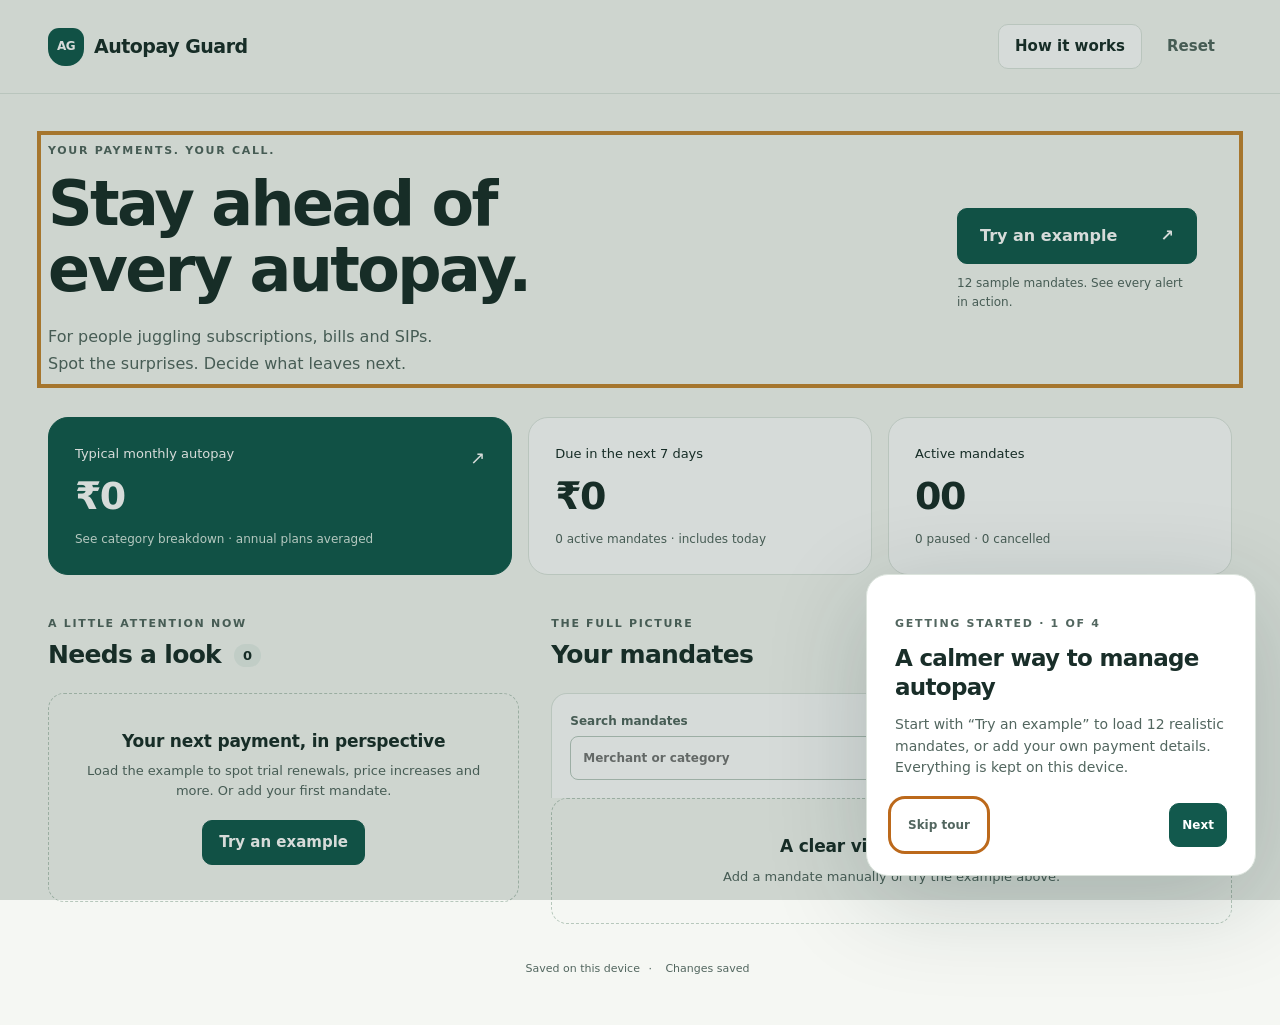
<file: index.html>
﻿<!doctype html>
<html lang="en">
<head><meta charset="utf-8"><meta name="viewport" content="width=device-width, initial-scale=1"><meta name="theme-color" content="#12594d"><title>Autopay Guard — stay ahead of every payment</title><link rel="stylesheet" href="base.css"><script defer src="logic.js"></script><script defer src="app.js"></script></head>
<body>
<a class="skip" href="#main">Skip to dashboard</a>
<header class="header"><a class="brand" href="index.html"><span class="brand-mark" aria-hidden="true">AG</span>Autopay Guard</a><nav aria-label="Help and settings"><button id="how">How it works</button><button id="reset" class="quiet">Reset</button></nav></header>
<main id="main" class="wrap">
<section class="intro"><div><p class="eyebrow">YOUR PAYMENTS. YOUR CALL.</p><h1>Stay ahead of<br>every autopay.</h1><p class="lead">For people juggling subscriptions, bills and SIPs.<br>Spot the surprises. Decide what leaves next.</p></div><div class="intro-action"><button id="example" class="primary">Try an example <span aria-hidden="true">↗</span></button><p>12 sample mandates. See every alert in action.</p></div></section>
<p id="storageMessage" class="notice" role="status" hidden></p>
<section id="summary" class="summary" aria-label="Payment overview"></section>
<div class="dashboard"><section id="insights" aria-labelledby="insightTitle"><div class="section-heading"><div><p class="eyebrow">A LITTLE ATTENTION NOW</p><h2 id="insightTitle">Needs a look <span id="insightCount" class="count">0</span></h2></div></div><div id="insightCards" class="insight-grid"></div></section>
<section id="mandates" aria-labelledby="mandateTitle"><div class="section-heading"><div><p class="eyebrow">THE FULL PICTURE</p><h2 id="mandateTitle">Your mandates</h2></div><button id="add">+ Add mandate</button></div><div class="toolbar"><label class="search">Search mandates<input id="search" type="search" placeholder="Merchant or category" maxlength="100"></label><label>Status<select id="filter"><option value="all">All statuses</option><option value="active">Active</option><option value="paused">Paused</option><option value="cancelled">Cancelled</option></select></label></div><div id="mandateList"></div></section></div>
<p class="device-note">Saved on this device <span aria-hidden="true">·</span> <span id="saveState">Ready when you are</span></p>
</main>
<dialog id="modal" aria-labelledby="dialogTitle"></dialog>
<div id="toast" class="toast" role="status" hidden></div>
<dialog id="tour" class="tour" aria-labelledby="tourTitle"><p id="tourStep" class="eyebrow"></p><h2 id="tourTitle"></h2><p id="tourText"></p><div class="tour-actions"><button id="skipTour" class="quiet">Skip tour</button><button id="prevTour">Back</button><button id="nextTour" class="primary">Next</button></div></dialog>
</body></html>
</file>
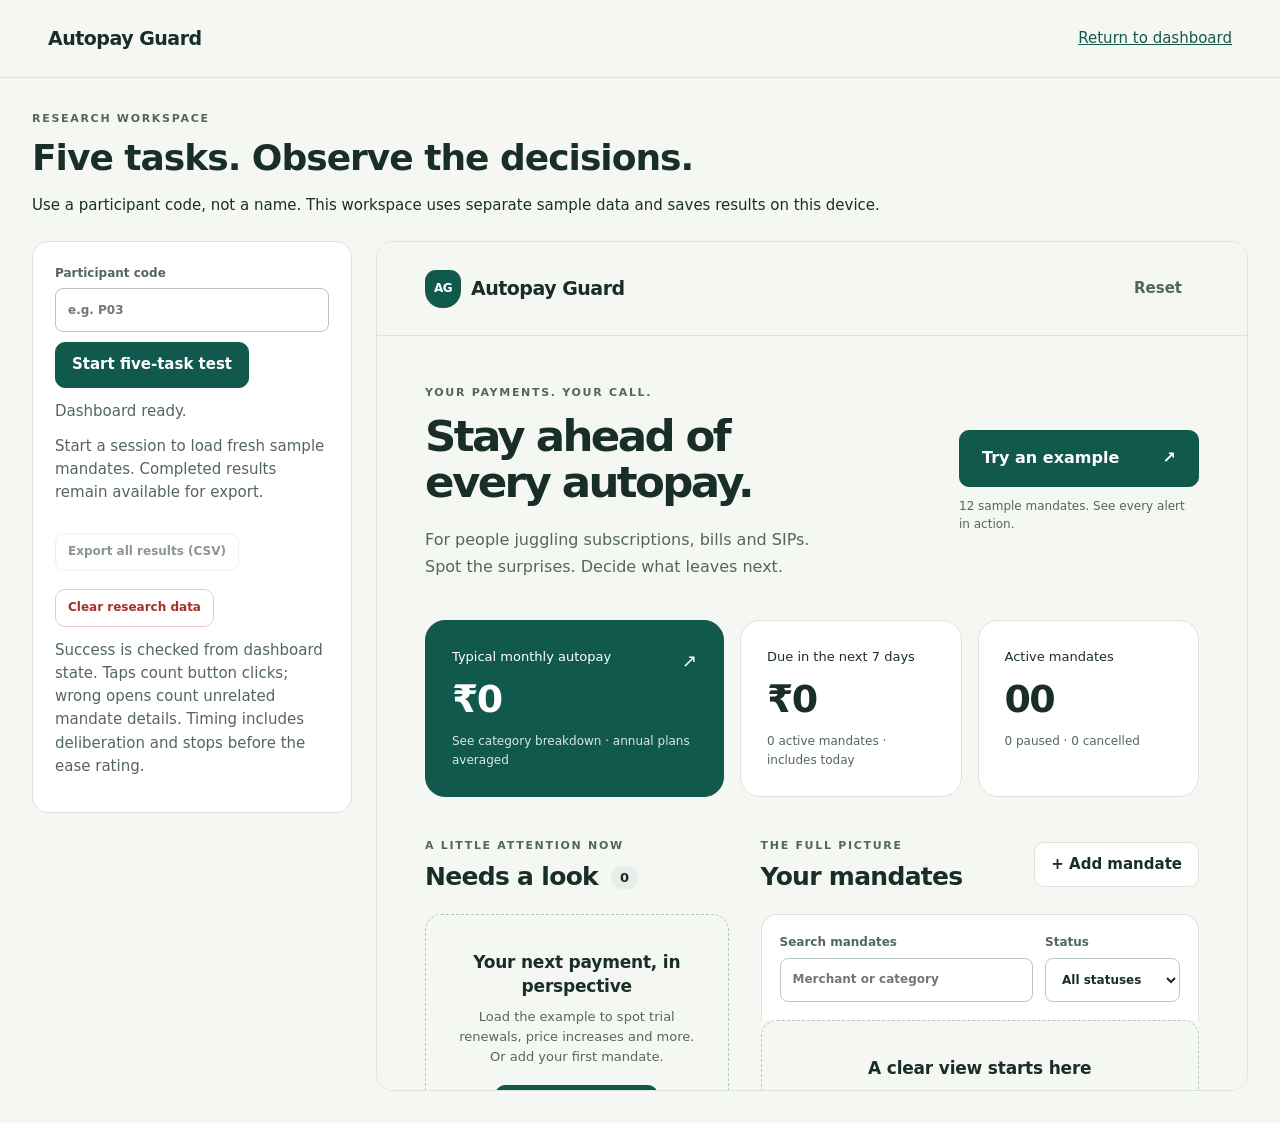
<file: research.html>
﻿<!doctype html><html lang="en"><head><meta charset="utf-8"><meta name="viewport" content="width=device-width,initial-scale=1"><title>Autopay Guard — research workspace</title><link rel="stylesheet" href="base.css"><script defer src="logic.js"></script><script defer src="research.js"></script></head><body><header class="header"><a class="brand" href="index.html">Autopay Guard</a><a href="index.html">Return to dashboard</a></header><main class="research"><p class="eyebrow">RESEARCH WORKSPACE</p><h1 style="font-size:36px;letter-spacing:-1px;margin-bottom:16px">Five tasks. Observe the decisions.</h1><p style="margin-bottom:24px">Use a participant code, not a name. This workspace uses separate sample data and saves results on this device.</p><div class="research-layout"><section class="research-panel" aria-label="Test controls"><form id="startForm"><label>Participant code<input id="participant" required pattern="[A-Za-z0-9_-]{1,20}" maxlength="20" placeholder="e.g. P03" autocomplete="off"></label><button class="primary" id="start" type="submit">Start five-task test</button></form><p id="researchStatus" role="status"></p><div id="task" aria-live="polite"></div><div class="actions"><button id="export">Export all results (CSV)</button><button id="clear" class="danger">Clear research data</button></div><p>Success is checked from dashboard state. Taps count button clicks; wrong opens count unrelated mandate details. Timing includes deliberation and stops before the ease rating.</p><div id="results" class="table-wrap"></div></section><iframe id="dashboard" src="index.html?research=1" title="Interactive dashboard for usability tasks"></iframe></div></main></body></html>
</file>
<file: base.css>
﻿:root{--bg:#f5f7f3;--paper:#fff;--ink:#192e29;--muted:#52665f;--line:#dce4dd;--green:#12594d;--soft:#e5eee8;--amber:#825012;--red:#a5302a;--radius:20px;font-family:Inter,ui-sans-serif,system-ui,-apple-system,"Segoe UI",sans-serif;color:var(--ink);background:var(--bg);font-synthesis:none}
*{box-sizing:border-box}body{margin:0;font-size:15px;line-height:1.55}button,input,select{font:inherit}button,a,input,select{-webkit-tap-highlight-color:transparent}button{cursor:pointer;min-height:44px;border:1px solid var(--line);border-radius:10px;background:white;color:var(--ink);padding:10px 16px;font-weight:600;transition:background .15s,border-color .15s}button:hover{background:#eef3ee;border-color:#9cb2a6}button.primary{background:var(--green);border-color:var(--green);color:white}button.primary:hover{background:#0b4138}button.quiet{background:transparent;border-color:transparent;color:var(--muted)}button.danger{color:var(--red);border-color:#e9c9c6}button:disabled{opacity:.5;cursor:wait}a{color:var(--green)}:focus-visible{outline:3px solid #bc691b;outline-offset:4px}h1,h2,h3,p{margin:0}h1{font-size:clamp(38px,5vw,62px);line-height:1.06;letter-spacing:-2.6px;font-weight:650}h2{font-size:25px;line-height:1.25;letter-spacing:-.7px}h3{font-size:17px;line-height:1.4;letter-spacing:-.2px}small{font-size:12px} .header{max-width:1280px;margin:auto;padding:24px 48px;display:flex;justify-content:space-between;align-items:center;border-bottom:1px solid var(--line);gap:16px}.brand{display:flex;align-items:center;gap:10px;font-size:19px;letter-spacing:-.5px;font-weight:750;text-decoration:none;color:var(--ink)}.brand-mark{display:grid;place-items:center;width:36px;height:38px;border-radius:11px 11px 17px 17px;background:var(--green);color:white;font-size:12px;letter-spacing:-.5px}.header nav{display:flex;gap:8px}.wrap{max-width:1280px;margin:auto;padding:48px}.intro{display:flex;align-items:center;justify-content:space-between;gap:32px;margin-bottom:40px}.eyebrow{font-size:11px;font-weight:750;letter-spacing:1.7px;color:var(--muted);margin-bottom:12px}.lead{font-size:16px;color:var(--muted);margin-top:20px;line-height:1.7}.intro-action{max-width:240px}.intro-action .primary{width:100%;padding:15px 22px;font-size:16px;display:flex;justify-content:space-between;gap:35px}.intro-action p{font-size:12px;color:var(--muted);margin-top:10px}.summary{display:grid;grid-template-columns:1.35fr 1fr 1fr;gap:16px;margin-bottom:40px}.stat{padding:26px;border:1px solid var(--line);border-radius:var(--radius);background:var(--paper)}button.stat{text-align:left;font-weight:400}.stat.main-stat{background:var(--green);color:white;border-color:var(--green)}.stat .label{font-size:13px;display:block}.stat strong{display:block;font-size:38px;letter-spacing:-1.6px;line-height:1.3;margin:8px 0}.stat small{display:block;color:var(--muted)}.main-stat small{color:#d7e8e0}.stat-link{float:right;font-size:18px}.dashboard{display:grid;grid-template-columns:minmax(0,.9fr) minmax(0,1.3fr);gap:32px;align-items:start}.section-heading{display:flex;justify-content:space-between;align-items:center;gap:12px;margin-bottom:22px}.section-heading .eyebrow{margin-bottom:7px}.count{font-size:13px;vertical-align:middle;background:var(--soft);border-radius:100px;padding:4px 9px;letter-spacing:0;margin-left:5px}.insight-grid{display:grid;gap:14px}.insight-card{border:1px solid var(--line);background:var(--paper);border-radius:16px;padding:22px}.insight-top{display:flex;justify-content:space-between;align-items:center;margin-bottom:12px}.tag{font-size:10px;text-transform:uppercase;letter-spacing:1.1px;font-weight:750;color:var(--amber);background:#faf0dc;padding:4px 8px;border-radius:5px}.insight-card p{color:var(--muted);font-size:13px;margin-top:9px}.actions{display:flex;gap:8px;flex-wrap:wrap;margin-top:18px}.actions button{font-size:12px;min-height:38px;padding:8px 12px}.actions .action{background:var(--soft);color:var(--green);border-color:transparent}.toolbar{display:flex;gap:12px;padding:18px;border:1px solid var(--line);border-bottom:0;border-radius:16px 16px 0 0;background:var(--paper)}label{display:block;font-size:12px;font-weight:650;color:var(--muted)}input,select{display:block;margin-top:6px;min-height:44px;padding:10px 12px;width:100%;border:1px solid #b9c9bf;border-radius:8px;background:white;color:var(--ink);min-width:0}.search{flex:1}.toolbar>label:last-child{width:135px}.mandate-row{display:flex;gap:13px;padding:20px;background:var(--paper);border:1px solid var(--line);border-bottom:0;align-items:center}.mandate-row:last-child{border-bottom:1px solid var(--line);border-radius:0 0 16px 16px}.avatar{width:39px;height:39px;display:grid;place-items:center;background:var(--soft);border-radius:12px;flex-shrink:0;color:var(--green);font-weight:700}.mandate-copy{flex:1;min-width:0}.merchant{border:0;background:none;padding:0;min-height:28px;text-align:left;font-size:14px;overflow-wrap:anywhere}.merchant:hover{background:none;text-decoration:underline}.meta{color:var(--muted);font-size:11px;margin-top:3px}.amount{text-align:right;flex-shrink:0;font-size:14px}.amount small{display:block;color:var(--muted);font-size:10px}.status{display:inline-block;border-radius:4px;padding:1px 5px;background:#edf1ed;color:var(--muted);font-size:10px;margin-right:3px}.status.paused{background:#fbefdb;color:#825012}.row-actions{display:flex;gap:7px;margin-top:10px;flex-wrap:wrap}.row-actions button{font-size:11px;min-height:32px;padding:5px 9px}.empty{padding:36px 24px;border:1px dashed #b7c8bc;border-radius:16px;text-align:center;color:var(--muted)}.empty h3{color:var(--ink);margin-bottom:8px}.empty p{font-size:13px}.empty button{margin-top:18px}.device-note{text-align:center;color:var(--muted);font-size:11px;margin-top:36px}.device-note span{margin:0 5px}.notice{padding:14px;border:1px solid #e7c98a;background:#fff3d8;border-radius:10px;margin-bottom:20px;font-size:13px}dialog{border:1px solid var(--line);border-radius:22px;padding:28px;width:min(520px,calc(100% - 32px));max-height:88dvh;overflow:auto;color:var(--ink);box-shadow:0 24px 100px #122d2930}dialog::backdrop{background:#0b241e66;backdrop-filter:blur(3px)}dialog h2{padding-right:25px;margin-bottom:18px}dialog p{color:var(--muted);font-size:14px;margin:12px 0}.dialog-close{position:absolute;top:14px;right:14px;border:0;min-height:34px;padding:3px 10px;font-size:20px}.details{display:grid;grid-template-columns:1fr 1fr;gap:8px 12px;padding:18px 0;border-block:1px solid var(--line);margin:18px 0;font-size:13px}.details dt{color:var(--muted)}.details dd{margin:0;text-align:right}.fields{display:grid;grid-template-columns:1fr 1fr;gap:14px}.fields .wide{grid-column:1/-1}.form-error{color:var(--red)!important}.toast{position:fixed;bottom:24px;left:50%;transform:translateX(-50%);background:#192e29;color:white;padding:14px 18px;border-radius:14px;box-shadow:0 8px 40px #192e2940;display:flex;align-items:center;gap:20px;max-width:calc(100% - 32px);width:max-content;z-index:10;font-size:13px}.toast button{background:transparent;color:#c3efdc;border-color:#6c9383;min-height:36px;padding:5px 12px}.tour{position:fixed;margin:0;inset:auto 24px 24px auto;width:390px;max-width:calc(100% - 32px)}.tour::backdrop{background:#102d222b;backdrop-filter:none}.tour h2{font-size:23px;margin-bottom:10px}.tour-actions{display:flex;gap:8px;justify-content:flex-end;margin-top:24px}.tour-actions button{font-size:12px;padding:8px 12px}.tour-actions button:first-child{margin-right:auto}.tour-highlight{outline:4px solid #c58631;outline-offset:7px;position:relative;z-index:1}.skip{position:absolute;left:16px;top:-100px;z-index:20;background:white;padding:12px}.skip:focus{top:8px}[hidden]{display:none!important}table{border-collapse:collapse;width:100%;font-size:13px}th,td{padding:10px 5px;text-align:left;border-bottom:1px solid var(--line)}.research{max-width:1280px;margin:auto;padding:32px}.research-layout{display:grid;grid-template-columns:320px 1fr;gap:24px}.research iframe{width:100%;height:850px;border:1px solid var(--line);border-radius:18px;background:white}.research-panel{background:white;border:1px solid var(--line);border-radius:16px;padding:22px;align-self:start}.research-panel p{margin:12px 0;color:var(--muted)}.research-panel button{margin-top:10px}.table-wrap{overflow:auto}
@media(min-width:1100px){.mandate-row{padding:20px 22px}.intro-action{margin-right:35px}}
@media(max-width:800px){.header{padding:18px 22px}.wrap{padding:32px 22px}.dashboard{grid-template-columns:1fr;gap:36px}.insight-grid{grid-template-columns:1fr 1fr}.summary{gap:10px}.stat{padding:20px}.stat strong{font-size:30px}.intro{gap:24px}.intro-action{max-width:205px}.research-layout{grid-template-columns:1fr}.tour{bottom:16px;right:16px}}
@media(max-width:520px){.header{padding:16px;gap:8px}.brand{font-size:16px;gap:7px}.brand-mark{width:28px;height:32px;font-size:10px}.header nav{gap:0}.header nav button{font-size:11px;padding:8px}.wrap{padding:30px 16px}.intro{display:block;margin-bottom:28px}h1{font-size:44px;letter-spacing:-1.8px}.lead{font-size:14px;margin-top:16px}.intro-action{max-width:none;margin-top:24px}.intro-action p{text-align:center}.summary{grid-template-columns:1fr 1fr;margin-bottom:32px}.main-stat{grid-column:1/-1}.stat{padding:18px}.stat strong{font-size:28px;margin:6px 0}.main-stat strong{font-size:40px}.stat small{font-size:10px}.stat .label{font-size:11px}.insight-grid{grid-template-columns:1fr}.section-heading h2{font-size:23px}.section-heading>button{font-size:12px;padding:8px 12px}.toolbar{padding:14px;gap:10px}.toolbar>label:last-child{width:112px}.toolbar input,.toolbar select{font-size:12px;padding:8px}.mandate-row{padding:16px 12px;gap:9px}.avatar{width:32px;height:34px;font-size:12px}.merchant{font-size:13px}.amount{font-size:13px}.meta{font-size:10px}.row-actions{gap:5px}.row-actions button{font-size:10px;padding:5px 7px}.insight-card{padding:20px}.fields{grid-template-columns:1fr}.fields .wide{grid-column:auto}.tour{width:calc(100% - 32px);padding:22px}.toast{bottom:16px}.research{padding:20px 16px}}
@media(prefers-reduced-motion:reduce){*{transition:none!important;scroll-behavior:auto!important}}
</file>
